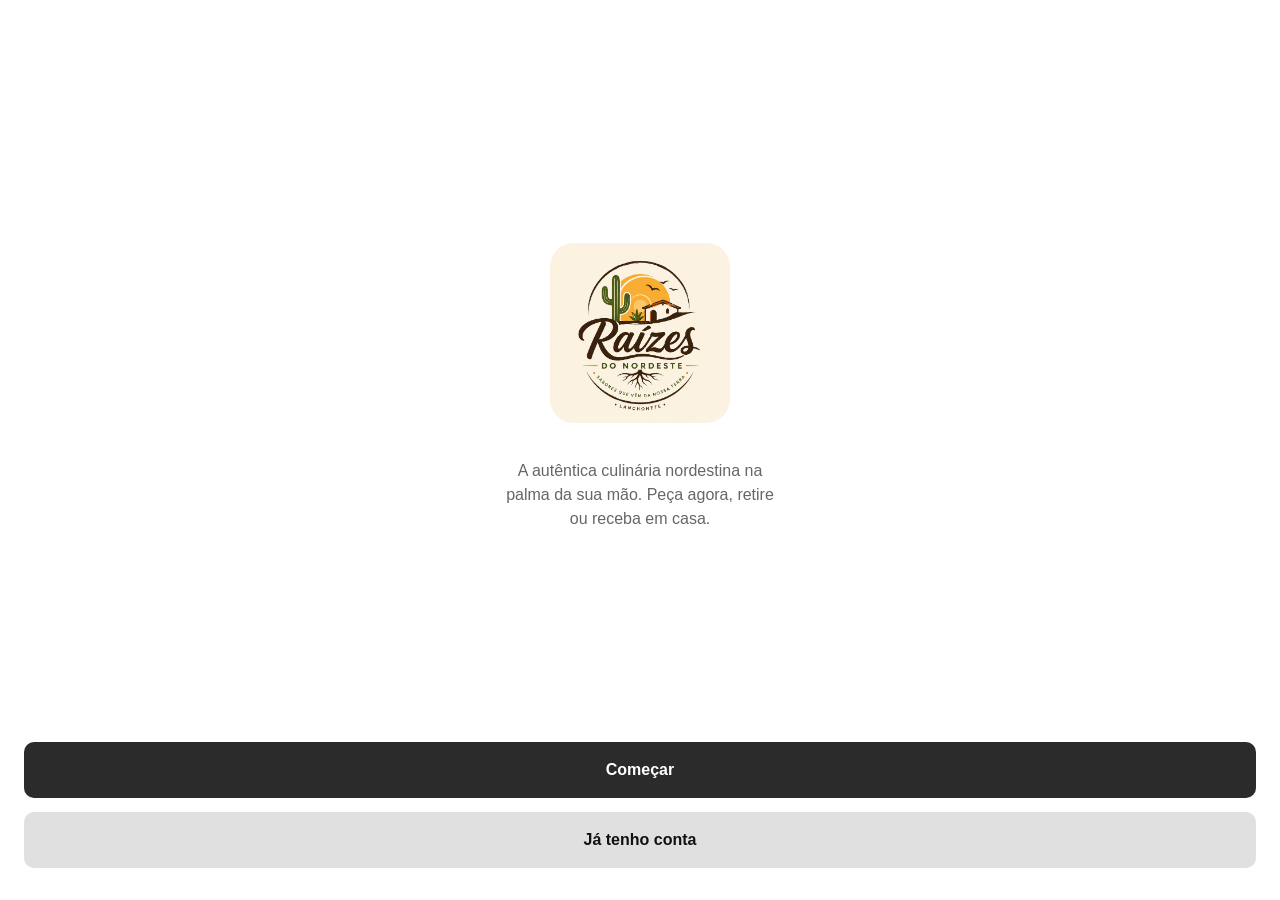
<file: index.html>
<!DOCTYPE html>
<html lang="pt-BR">
<head>
  <meta charset="UTF-8" />
  <meta name="viewport" content="width=device-width, initial-scale=1.0" />
  <title>Raízes do Nordeste</title>
  <link rel="stylesheet" href="css/style.css" />
</head>

<body>
  <main class="welcome-screen">
    <section class="welcome-content">
      <img src="img/logo.png" alt="Logo Raízes do Nordeste" class="logo" />

      <p class="welcome-text">
        A autêntica culinária nordestina na palma da sua mão.
        Peça agora, retire ou receba em casa.
      </p>
    </section>

    <section class="welcome-actions">
      <a href="login.html" class="btn btn-primary">Começar</a>
      <a href="login.html" class="btn btn-secondary">Já tenho conta</a>
    </section>
  </main>

  <script src="js/script.js"></script>
  
</body>
</html>
</file>
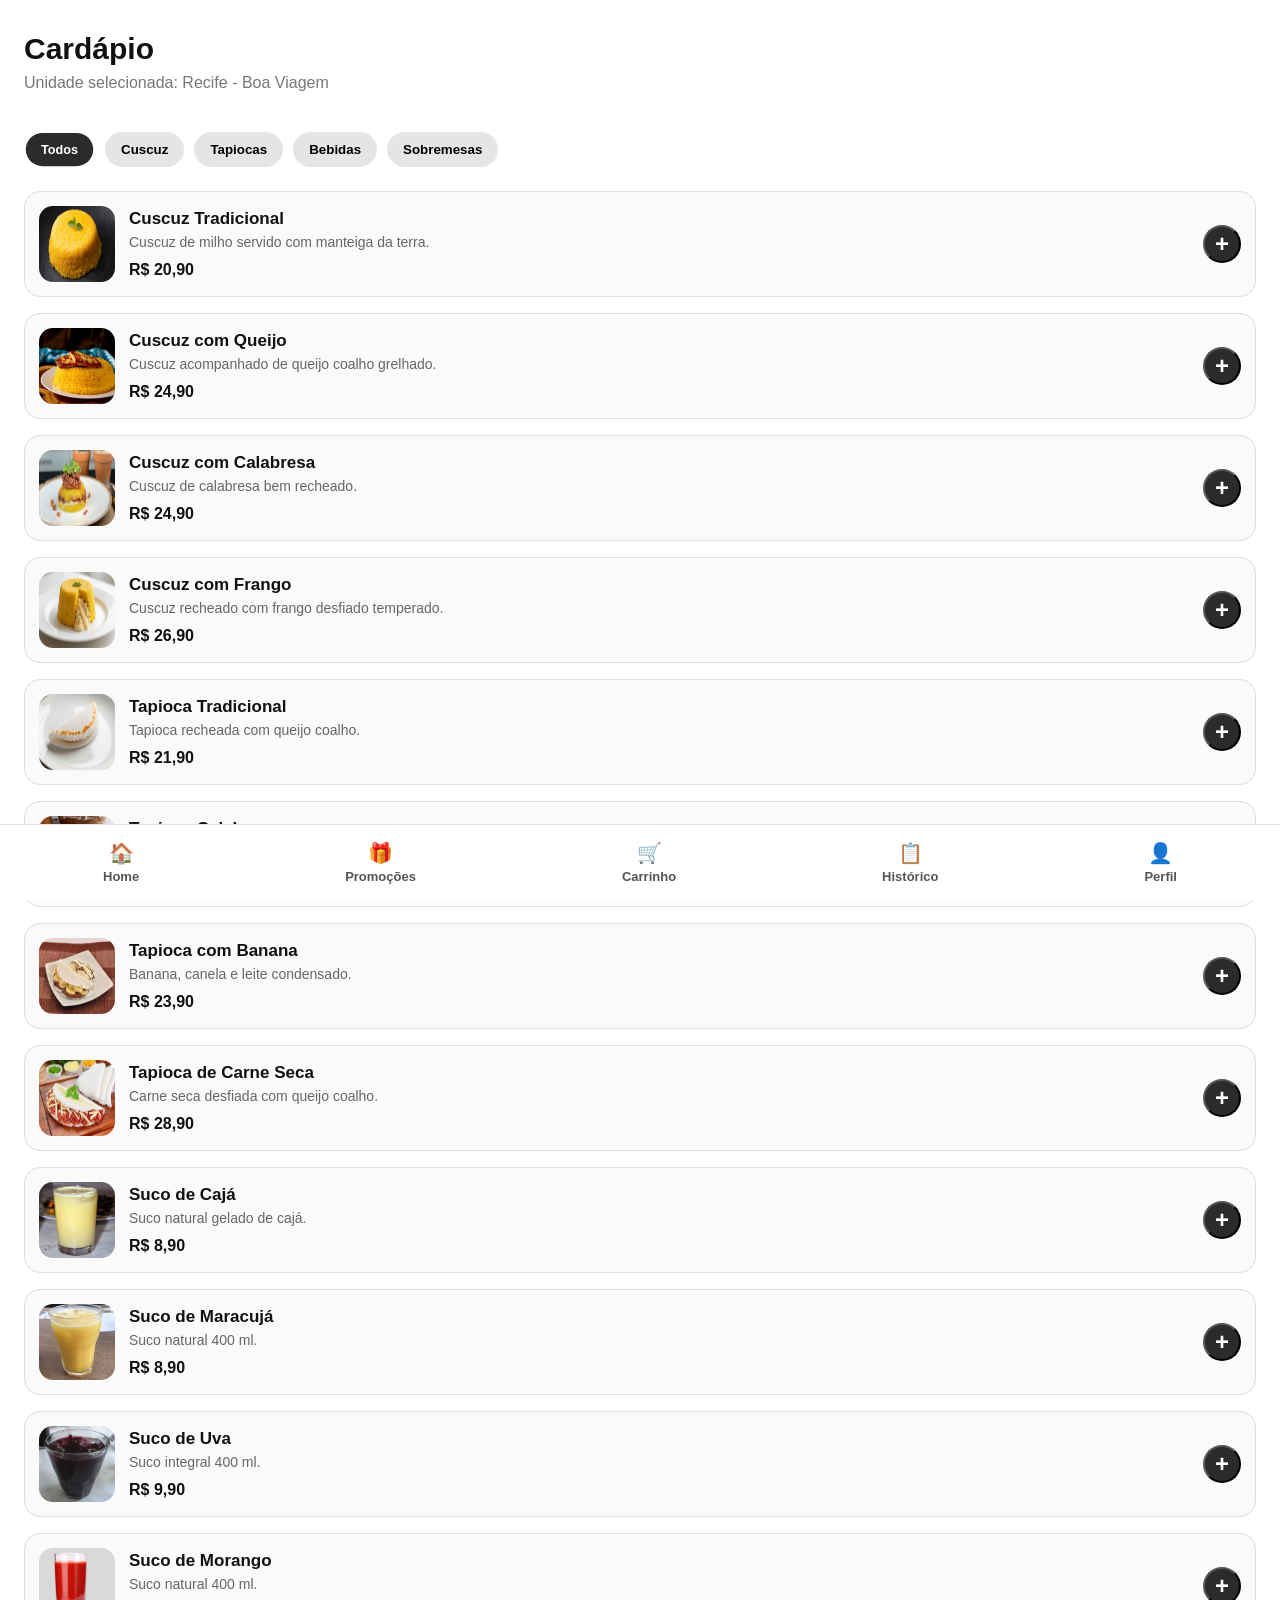
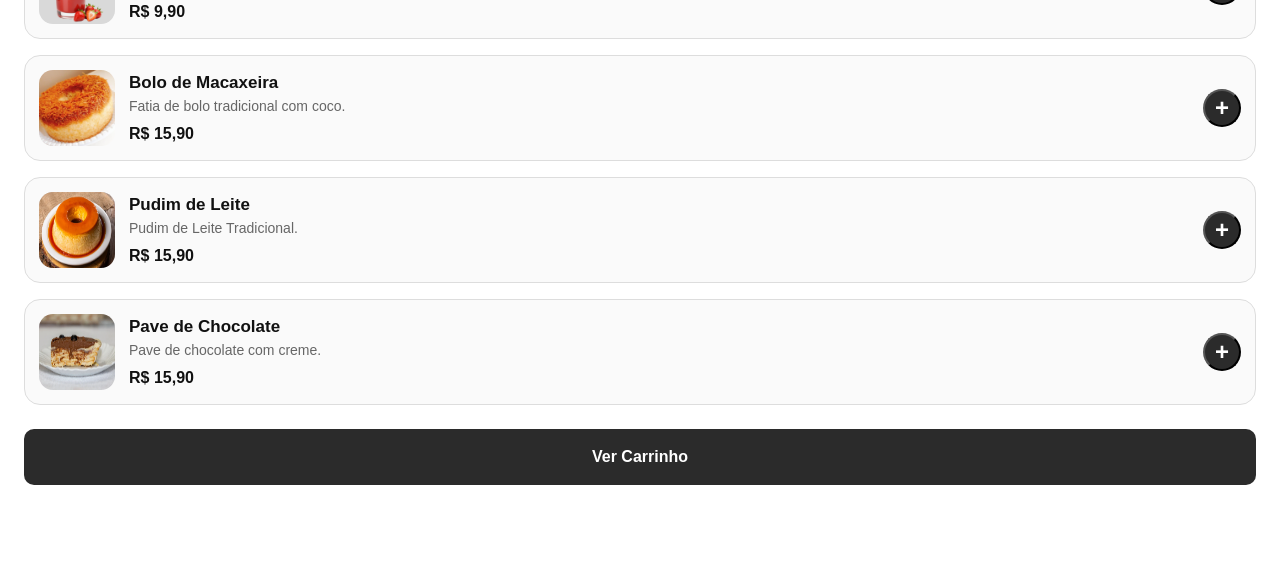
<file: cardapio.html>
<!DOCTYPE html>
<html lang="pt-BR">

<head>
  <meta charset="UTF-8">
  <meta name="viewport" content="width=device-width, initial-scale=1.0">
  <title>Cardápio | Raízes do Nordeste</title>
  <link rel="stylesheet" href="css/style.css">
</head>

<body>
  <main class="container page-with-nav">
    <section class="page-header">
      <h1>Cardápio</h1>
      <p class="subtitle">Unidade selecionada: <span id="unidade-atual">---</span></p>
    </section>

    <section class="categories">
      <button class="category active" onclick="filtrarCategoria('todos', this)">Todos</button>
      <button class="category" onclick="filtrarCategoria('cuscuz', this)">Cuscuz</button>
      <button class="category" onclick="filtrarCategoria('tapioca', this)">Tapiocas</button>
      <button class="category" onclick="filtrarCategoria('bebida', this)">Bebidas</button>
      <button class="category" onclick="filtrarCategoria('bolo', this)">Sobremesas</button>
    </section>

    <section class="product-list">

      <article class="product-card" data-categoria="cuscuz">
        <img src="img/cuscuz.webp" alt="Cuscuz Tradicional" class="product-img">
        <div class="product-info">
          <h3>Cuscuz Tradicional</h3>
          <p>Cuscuz de milho servido com manteiga da terra.</p>
          <strong>R$ 20,90</strong>
        </div>
        <button class="add-btn" onclick="adicionarAoCarrinho('Cuscuz Tradicional', 20.90, 'img/cuscuz.jpg')">+</button>
      </article>

      <article class="product-card" data-categoria="cuscuz">
        <img src="img/cuscuz-queijo.jfif" alt="Cuscuz com Queijo" class="product-img">
        <div class="product-info">
          <h3>Cuscuz com Queijo</h3>
          <p>Cuscuz acompanhado de queijo coalho grelhado.</p>
          <strong>R$ 24,90</strong>
        </div>
        <button class="add-btn"
          onclick="adicionarAoCarrinho('Cuscuz com Queijo', 24.90, 'img/cuscuz-queijo.jpg')">+</button>
      </article>

      <article class="product-card" data-categoria="cuscuz">
        <img src="img/cuscuz-calbresa.jpg" alt="Cuscuz com Calebresa" class="product-img">
        <div class="product-info">
          <h3>Cuscuz com Calabresa</h3>
          <p>Cuscuz de calabresa bem recheado.</p>
          <strong>R$ 24,90</strong>
        </div>
        <button class="add-btn"
          onclick="adicionarAoCarrinho('Cuscuz com Queijo', 24.90, 'img/cuscuz-queijo.jpg')">+</button>
      </article>

      <article class="product-card" data-categoria="cuscuz">
        <img src="img/cuscuz-frango.png" alt="Cuscuz com Frango" class="product-img">
        <div class="product-info">
          <h3>Cuscuz com Frango</h3>
          <p>Cuscuz recheado com frango desfiado temperado.</p>
          <strong>R$ 26,90</strong>
        </div>
        <button class="add-btn"
          onclick="adicionarAoCarrinho('Cuscuz com Frango', 26.90, 'img/cuscuz-frango.jpg')">+</button>
      </article>

      <article class="product-card" data-categoria="tapioca">
        <img src="img/tapioca.jpg" alt="Tapioca Tradicional" class="product-img">
        <div class="product-info">
          <h3>Tapioca Tradicional</h3>
          <p>Tapioca recheada com queijo coalho.</p>
          <strong>R$ 21,90</strong>
        </div>
        <button class="add-btn"
          onclick="adicionarAoCarrinho('Tapioca Tradicional', 21.90, 'img/tapioca.jpg')">+</button>
      </article>

      <article class="product-card" data-categoria="tapioca">
        <img src="img/tapioca-calabresa.jfif" alt="Tapioca Calabresa" class="product-img">
        <div class="product-info">
          <h3>Tapioca Calabresa</h3>
          <p>Calabresa acebolada com queijo coalho.</p>
          <strong>R$ 26,90</strong>
        </div>
        <button class="add-btn"
          onclick="adicionarAoCarrinho('Tapioca Calabresa', 26.90, 'img/tapioca-calabresa.jpg')">+</button>
      </article>

      <article class="product-card" data-categoria="tapioca">
        <img src="img/tapioca-com-banana.jpg" alt="Tapioca com Banana" class="product-img">
        <div class="product-info">
          <h3>Tapioca com Banana</h3>
          <p>Banana, canela e leite condensado.</p>
          <strong>R$ 23,90</strong>
        </div>
        <button class="add-btn"
          onclick="adicionarAoCarrinho('Tapioca com Banana', 23.90, 'img/tapioca-com-banana.jpg')">+</button>
      </article>

      <article class="product-card" data-categoria="tapioca">
        <img src="img/tapioca-de-carne-seca.webp" alt="Tapioca de Carne Seca" class="product-img">
        <div class="product-info">
          <h3>Tapioca de Carne Seca</h3>
          <p>Carne seca desfiada com queijo coalho.</p>
          <strong>R$ 28,90</strong>
        </div>
        <button class="add-btn"
          onclick="adicionarAoCarrinho('Tapioca de Carne Seca', 28.90, 'img/tapioca-de-carne-seca.jpg')">+</button>
      </article>

      <article class="product-card" data-categoria="bebida">
        <img src="img/suco-caja.jpg" alt="Suco de Cajá" class="product-img">
        <div class="product-info">
          <h3>Suco de Cajá</h3>
          <p>Suco natural gelado de cajá.</p>
          <strong>R$ 8,90</strong>
        </div>
        <button class="add-btn" onclick="adicionarAoCarrinho('Suco de Cajá', 8.90, 'img/suco-caja.jpg')">+</button>
      </article>

      <article class="product-card" data-categoria="bebida">
        <img src="img/suco-maracuja.jpg" alt="Suco de Maracujá" class="product-img">
        <div class="product-info">
          <h3>Suco de Maracujá</h3>
          <p>Suco natural 400 ml.</p>
          <strong>R$ 8,90</strong>
        </div>
        <button class="add-btn"
          onclick="adicionarAoCarrinho('Suco de Maracujá', 8.90, 'img/suco-maracuja.jpg')">+</button>
      </article>

      <article class="product-card" data-categoria="bebida">
        <img src="img/Suco-de-Uva.jpg" alt="Suco de Uva" class="product-img">
        <div class="product-info">
          <h3>Suco de Uva</h3>
          <p>Suco integral 400 ml.</p>
          <strong>R$ 9,90</strong>
        </div>
        <button class="add-btn" onclick="adicionarAoCarrinho('Suco de Uva', 9.90, 'img/Suco-de-Uva.jpg')">+</button>
      </article>

      <article class="product-card" data-categoria="bebida">
        <img src="img/suco-morango.png" alt="Suco de Morango" class="product-img">
        <div class="product-info">
          <h3>Suco de Morango</h3>
          <p>Suco natural 400 ml.</p>
          <strong>R$ 9,90</strong>
        </div>
        <button class="add-btn"
          onclick="adicionarAoCarrinho('Suco de Morango', 9.90, 'img/suco-morango.jpg')">+</button>
      </article>

      <article class="product-card" data-categoria="bolo">
        <img src="img/bolo-macaxeira.jpg" alt="Bolo de Macaxeira" class="product-img">
        <div class="product-info">
          <h3>Bolo de Macaxeira</h3>
          <p>Fatia de bolo tradicional com coco.</p>
          <strong>R$ 15,90</strong>
        </div>
        <button class="add-btn"
          onclick="adicionarAoCarrinho('Bolo de Macaxeira', 15.90, 'img/bolo-macaxeira.jpg')">+</button>
      </article>

      <article class="product-card" data-categoria="bolo">
        <img src="img/pudim.webp" alt="Pudim" class="product-img">
        <div class="product-info">
          <h3>Pudim de Leite</h3>
          <p>Pudim de Leite Tradicional.</p>
          <strong>R$ 15,90</strong>
        </div>
        <button class="add-btn"
          onclick="adicionarAoCarrinho('Bolo de Macaxeira', 15.90, 'img/bolo-macaxeira.jpg')">+</button>
      </article>

      <article class="product-card" data-categoria="bolo">
        <img src="img/pave.jpg" alt="pave" class="product-img">
        <div class="product-info">
          <h3>Pave de Chocolate</h3>
          <p>Pave de chocolate com creme.</p>
          <strong>R$ 15,90</strong>
        </div>
        <button class="add-btn"
          onclick="adicionarAoCarrinho('Bolo de Macaxeira', 15.90, 'img/bolo-macaxeira.jpg')">+</button>
      </article>

    </section>

    <a href="carrinho.html" class="btn btn-primary" style="margin-top: 24px;">Ver Carrinho</a>
  </main>

  <nav class="bottom-nav">
    <a href="index.html" class="nav-link">
      <span>🏠</span>
      Home
    </a>
    <a href="promocoes.html" class="nav-link">
      <span>🎁</span>
      Promoções
    </a>
    <a href="carrinho.html" class="nav-link">
      <span>🛒</span>
      Carrinho
    </a>
    <a href="historico.html" class="nav-link">
      <span>📋</span>
      Histórico
    </a>
    <a href="perfil.html" class="nav-link">
      <span>👤</span>
      Perfil
    </a>
  </nav>

  <script src="js/script.js"></script>
</body>

</html>
</file>
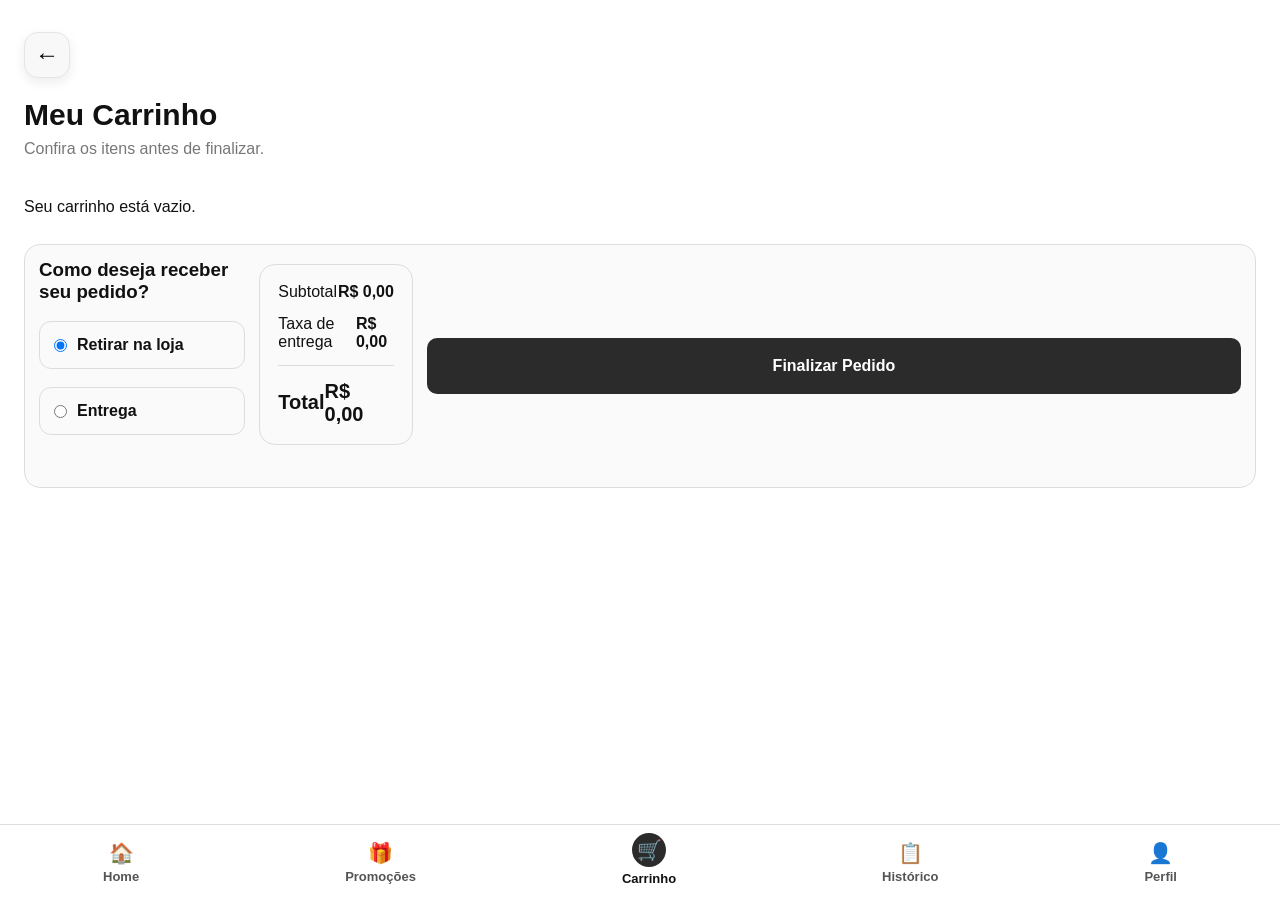
<file: carrinho.html>
<!DOCTYPE html>
<html lang="pt-BR">

<head>
    <meta charset="UTF-8">
    <meta name="viewport" content="width=device-width, initial-scale=1.0">
    <title>Carrinho | Raízes do Nordeste</title>
    <link rel="stylesheet" href="css/style.css">
</head>

<body>

    <main class="container page-with-nav">
        <div class="top-bar">
            <button class="back-button" onclick="history.back()">
                ←
            </button>
        </div>

        <section class="page-header">
            <h1>Meu Carrinho</h1>
            <p class="subtitle">Confira os itens antes de finalizar.</p>
        </section>

        <section class="cart-list" id="cart-list"></section>

        <article class="cart-item">

            <section class="order-type">
                <h3>Como deseja receber seu pedido?</h3>

                <label>
                    <input type="radio" name="tipo" value="retirada" checked onchange="carregarCarrinho()">
                    Retirar na loja
                </label>

                <label>
                    <input type="radio" name="tipo" value="entrega" onchange="carregarCarrinho()">
                    Entrega
                </label>
            </section>

            <section class="cart-summary">
                <div>
                    <span>Subtotal</span>
                    <strong id="subtotal">R$ 0,00</strong>
                </div>

                <div>
                    <span>Taxa de entrega</span>
                    <strong id="frete">R$ 0,00</strong>
                </div>

                <div class="total">
                    <span>Total</span>
                    <strong id="total">R$ 0,00</strong>
                </div>
            </section>

            <a href="dados-pedido.html" class="btn btn-primary">Finalizar Pedido</a>
    </main>

    <nav class="bottom-nav">
        <a href="index.html" class="nav-link">
            <span>🏠</span>
            Home
        </a>

        <a href="promocoes.html" class="nav-link">
            <span>🎁</span>
            Promoções
        </a>

        <a href="carrinho.html" class="nav-link">
            <span>🛒</span>
            Carrinho
        </a>

        <a href="historico.html" class="nav-link">
            <span>📋</span>
            Histórico
        </a>

        <a href="perfil.html" class="nav-link">
            <span>👤</span>
            Perfil
        </a>
    </nav>

    <script src="js/script.js"></script>

</body>

</html>
</file>
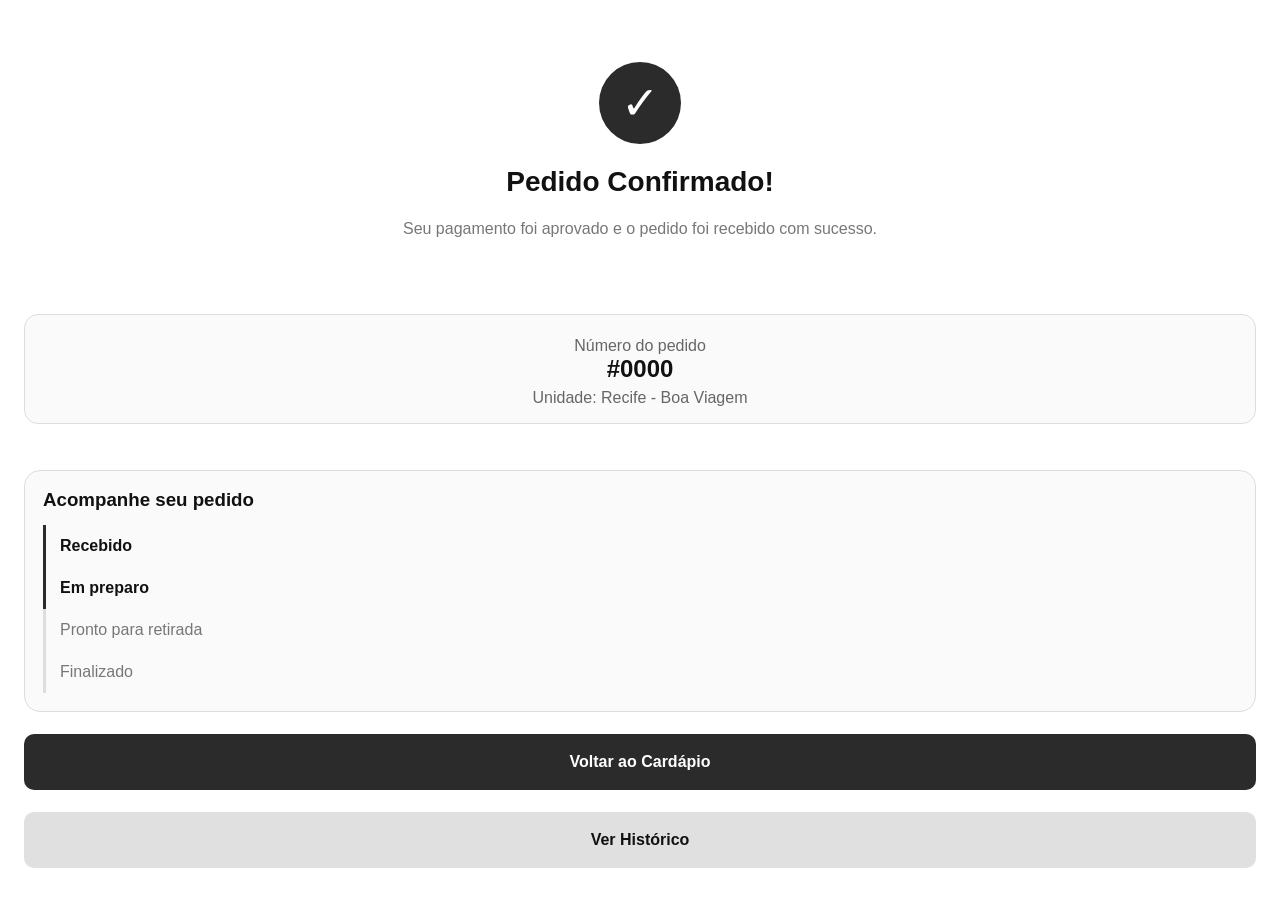
<file: confirmado.html>
<!DOCTYPE html>
<html lang="pt-BR">
<head>
  <meta charset="UTF-8">
  <meta name="viewport" content="width=device-width, initial-scale=1.0">
  <title>Pedido Confirmado | Raízes do Nordeste</title>
  <link rel="stylesheet" href="css/style.css">
</head>
<body>

<main class="container">
  <section class="success-screen">
    <div class="success-icon">✓</div>

    <h1>Pedido Confirmado!</h1>
    <p class="subtitle">Seu pagamento foi aprovado e o pedido foi recebido com sucesso.</p>

    <div class="info-box">
      <p>Número do pedido</p>
      <h2 id="numero-pedido">#0000</h2>
      <p>Unidade: Recife - Boa Viagem</p>
    </div>

    <section class="order-status">
      <h3>Acompanhe seu pedido</h3>

      <div class="status-item active">Recebido</div>
      <div class="status-item active">Em preparo</div>
      <div class="status-item">Pronto para retirada</div>
      <div class="status-item">Finalizado</div>
    </section>

    <a href="cardapio.html" class="btn btn-primary">Voltar ao Cardápio</a>
    <a href="historico.html" class="btn btn-secondary">Ver Histórico</a>
  </section>
</main>

<script src="js/script.js"></script>
</body>
</html>
</file>
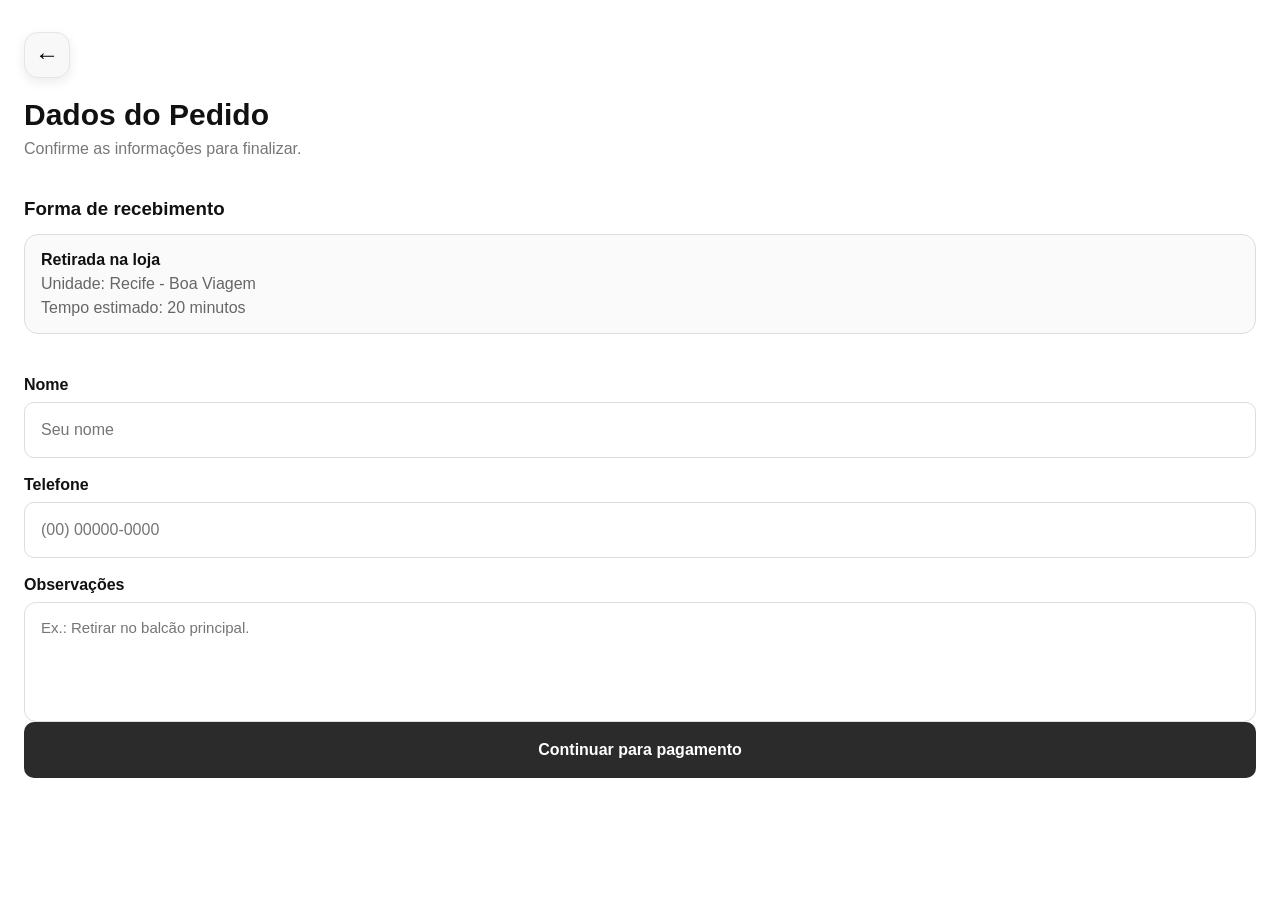
<file: dados-pedido.html>
<!DOCTYPE html>
<html lang="pt-BR">
<head>
  <meta charset="UTF-8">
  <meta name="viewport" content="width=device-width, initial-scale=1.0">
  <title>Dados do Pedido | Raízes do Nordeste</title>
  <link rel="stylesheet" href="css/style.css">
</head>

<body>

<main class="container">
  <div class="top-bar">
  <button class="back-button" onclick="history.back()">
    ←
  </button>
</div>

  <section class="page-header">
    <h1>Dados do Pedido</h1>
    <p class="subtitle">Confirme as informações para finalizar.</p>
  </section>

  <section class="order-data">
    <h3>Forma de recebimento</h3>

    <div class="info-box">
      <strong>Retirada na loja</strong>
      <p>Unidade: Recife - Boa Viagem</p>
      <p>Tempo estimado: 20 minutos</p>
    </div>

    <label>Nome</label>
    <input type="text" placeholder="Seu nome">

    <label>Telefone</label>
    <input type="tel" placeholder="(00) 00000-0000">

    <label>Observações</label>
    <textarea placeholder="Ex.: Retirar no balcão principal."></textarea>

    <a href="pagamento.html" class="btn btn-primary">Continuar para pagamento</a>
  </section>
</main>

<script src="js/script.js"></script>

</body>
</html>
</file>
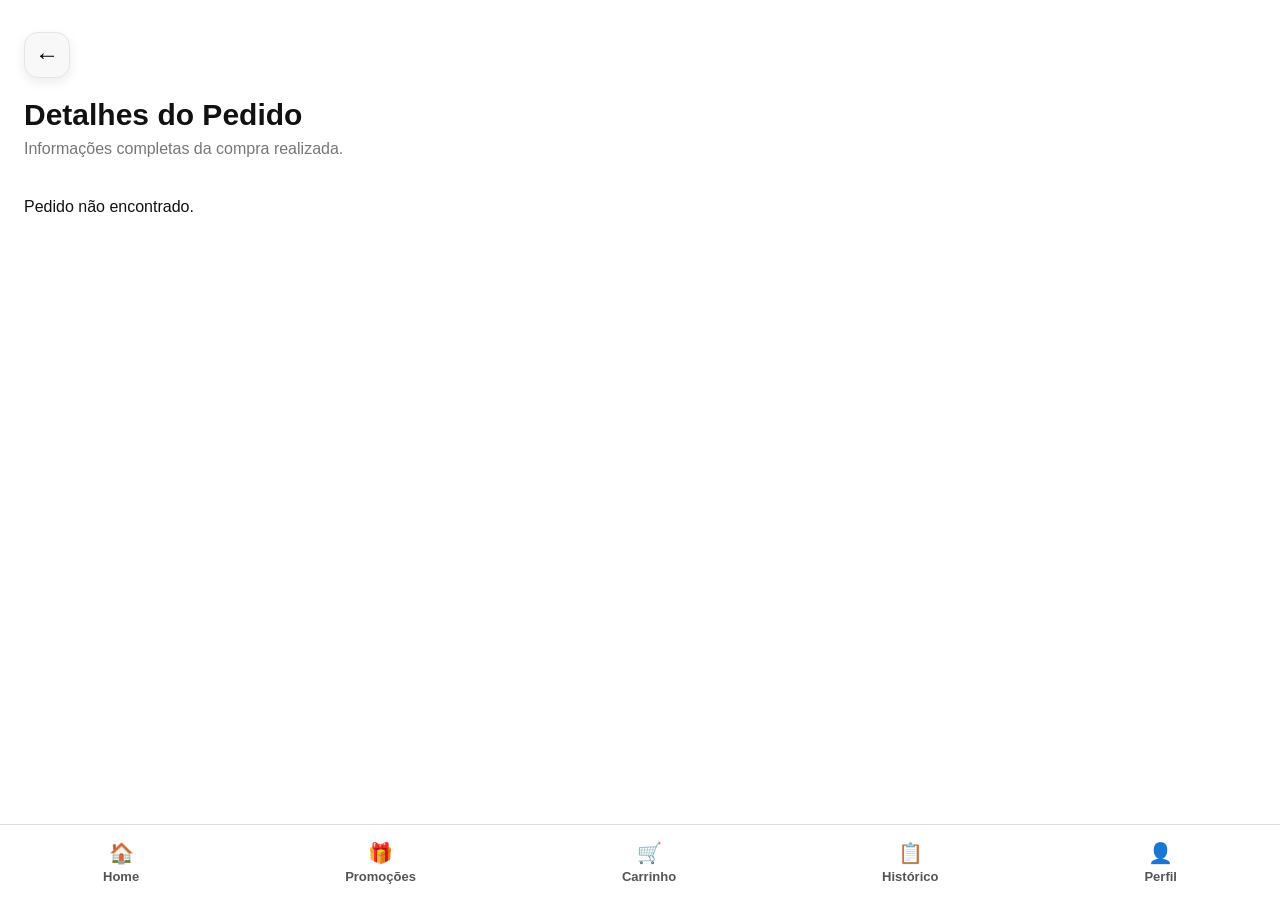
<file: detalhes-pedido.html>
<!DOCTYPE html>
<html lang="pt-BR">
<head>
  <meta charset="UTF-8">
  <meta name="viewport" content="width=device-width, initial-scale=1.0">
  <title>Detalhes do Pedido | Raízes do Nordeste</title>
  <link rel="stylesheet" href="css/style.css">
</head>
<body>

<main class="container page-with-nav">
  <div class="top-bar">
    <button class="back-button" onclick="history.back()">
        ←
    </button>
</div>

  <section class="page-header">
    <h1>Detalhes do Pedido</h1>
    <p class="subtitle">Informações completas da compra realizada.</p>
  </section>

  <section id="order-detail"></section>
</main>

<nav class="bottom-nav">
  <a href="index.html" class="nav-link"><span>🏠</span>Home</a>
  <a href="promocoes.html" class="nav-link"><span>🎁</span>Promoções</a>
  <a href="carrinho.html" class="nav-link"><span>🛒</span>Carrinho</a>
  <a href="historico.html" class="nav-link"><span>📋</span>Histórico</a>
  <a href="perfil.html" class="nav-link"><span>👤</span>Perfil</a>
</nav>

<script src="js/script.js"></script>
</body>
</html>
</file>
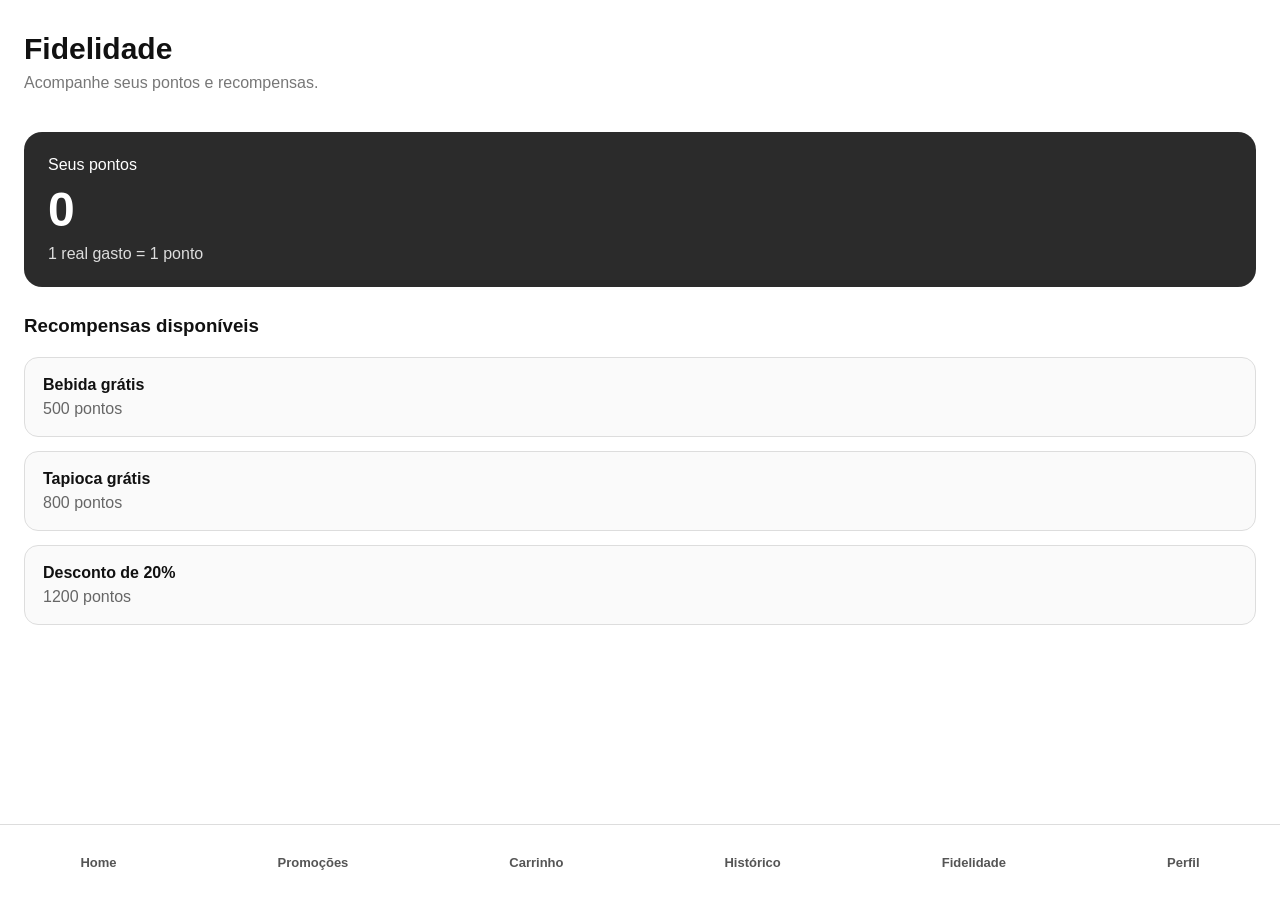
<file: fidelidade.html>
<!DOCTYPE html>
<html lang="pt-BR">
<head>
  <meta charset="UTF-8">
  <meta name="viewport" content="width=device-width, initial-scale=1.0">
  <title>Fidelidade | Raízes do Nordeste</title>
  <link rel="stylesheet" href="css/style.css">
</head>
<body>

<main class="container page-with-nav">
  <section class="page-header">
    <h1>Fidelidade</h1>
    <p class="subtitle">Acompanhe seus pontos e recompensas.</p>
  </section>

  <section class="loyalty-card">
    <p>Seus pontos</p>
    <h2 id="pontos">0</h2>
    <span>1 real gasto = 1 ponto</span>
  </section>

  <section class="rewards">
    <h3>Recompensas disponíveis</h3>

    <article class="reward-card">
      <strong>Bebida grátis</strong>
      <p>500 pontos</p>
    </article>

    <article class="reward-card">
      <strong>Tapioca grátis</strong>
      <p>800 pontos</p>
    </article>

    <article class="reward-card">
      <strong>Desconto de 20%</strong>
      <p>1200 pontos</p>
    </article>
  </section>
</main>

<nav class="bottom-nav">
  <a href="cardapio.html">Home</a>
  <a href="promocoes.html">Promoções</a>
  <a href="carrinho.html">Carrinho</a>
  <a href="historico.html">Histórico</a>
  <a href="fidelidade.html">Fidelidade</a>
  <a href="perfil.html">Perfil</a>
</nav>

<script src="js/script.js"></script>
</body>
</html>
</file>
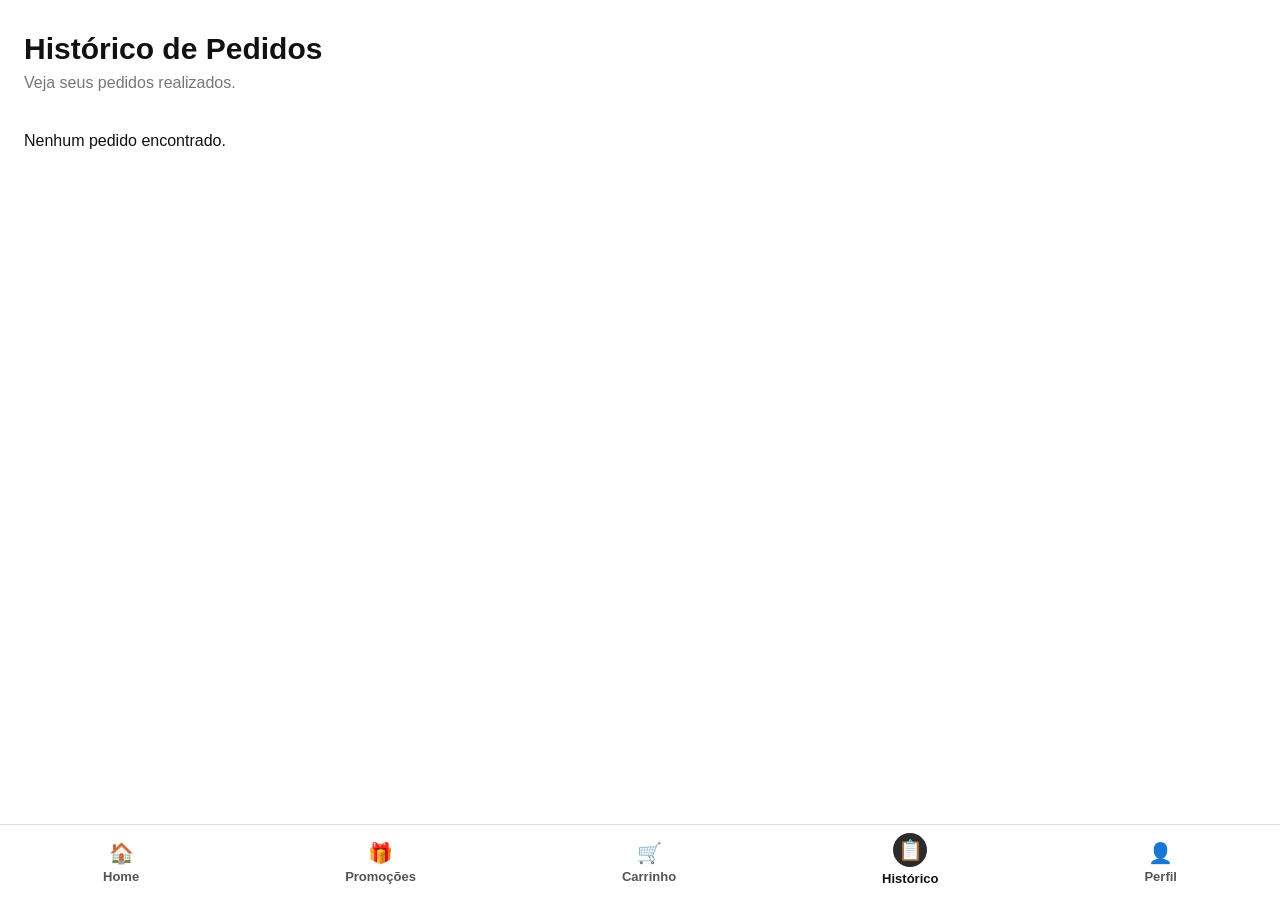
<file: historico.html>
<!DOCTYPE html>
<html lang="pt-BR">

<head>
  <meta charset="UTF-8">
  <meta name="viewport" content="width=device-width, initial-scale=1.0">
  <title>Histórico | Raízes do Nordeste</title>
  <link rel="stylesheet" href="css/style.css">
</head>

<body>

  <main class="container page-with-nav">
    <section class="page-header">
      <h1>Histórico de Pedidos</h1>
      <p class="subtitle">Veja seus pedidos realizados.</p>
    </section>

    <section class="history-list" id="history-list"></section>
  </main>

  <nav class="bottom-nav">
    <a href="index.html" class="nav-link">
      <span>🏠</span>
      Home
    </a>

    <a href="promocoes.html" class="nav-link">
      <span>🎁</span>
      Promoções
    </a>

    <a href="carrinho.html" class="nav-link">
      <span>🛒</span>
      Carrinho
    </a>

    <a href="historico.html" class="nav-link">
      <span>📋</span>
      Histórico
    </a>

    <a href="perfil.html" class="nav-link">
      <span>👤</span>
      Perfil
    </a>
  </nav>

  <script src="js/script.js"></script>
</body>

</html>
</file>
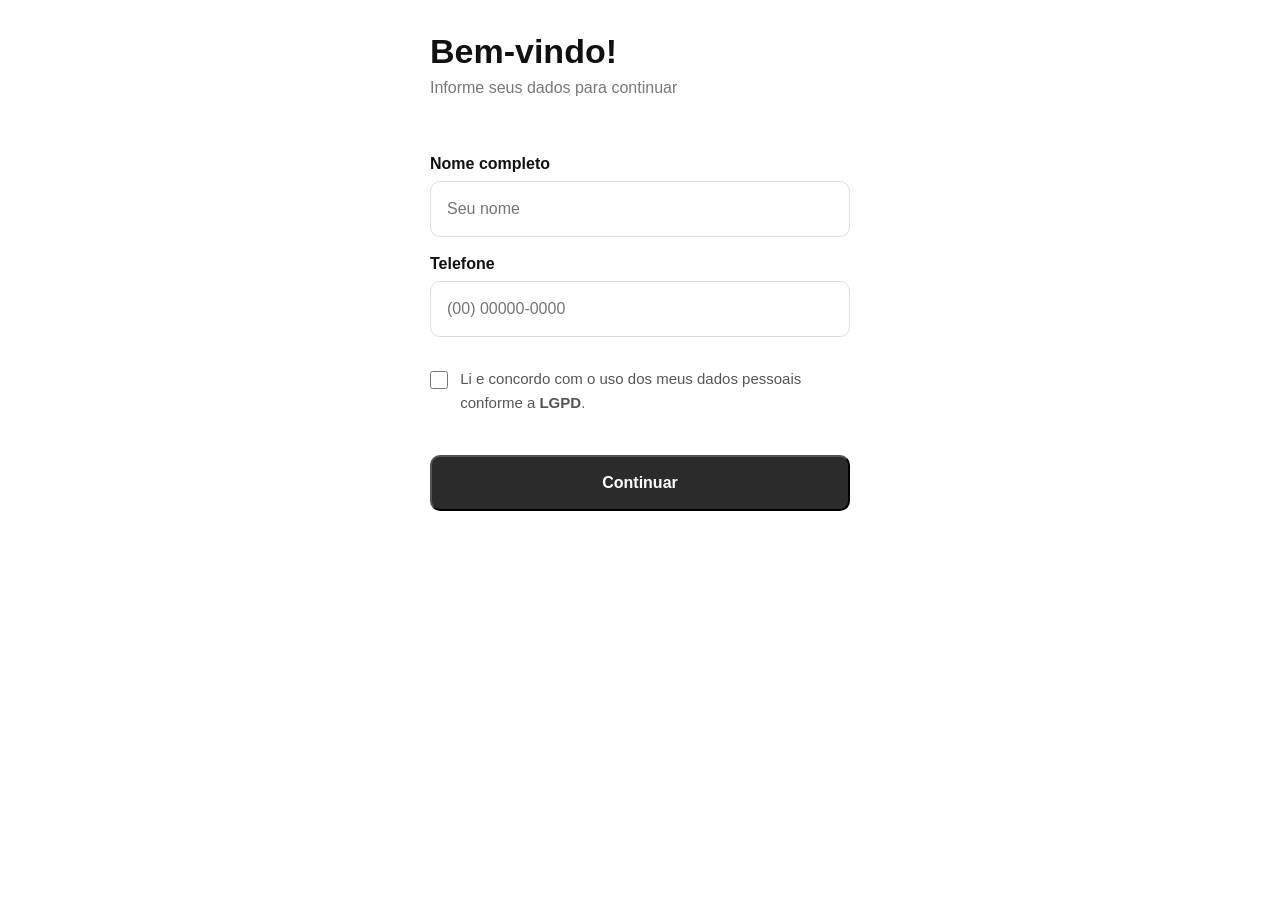
<file: login.html>
<!DOCTYPE html>
<html lang="pt-BR">

<head>
    <meta charset="UTF-8">
    <meta name="viewport" content="width=device-width, initial-scale=1.0">
    <title>Cadastro | Raízes do Nordeste</title>

    <link rel="stylesheet" href="css/style.css">
</head>

<script>
    function validarLogin() {
        const lgpd = document.getElementById('lgpd');

        if (!lgpd.checked) {
            alert('Você precisa aceitar o uso dos dados conforme a LGPD para continuar.');
            return;
        }

        window.location.href = 'unidades.html';
    }
</script>

<body>

    <main class="container">

        <section class="login">

            <h1>Bem-vindo!</h1>

            <p class="subtitle">
                Informe seus dados para continuar
            </p>

            <form>

                <label>Nome completo</label>

                <input id="nome" type="text" placeholder="Seu nome" required>

                <label>Telefone</label>

                <input id="telefone" type="tel" placeholder="(00) 00000-0000" required>

                <div class="checkbox">

                    <input type="checkbox" id="lgpd">

                    <label for="lgpd">
                        Li e concordo com o uso dos meus dados pessoais conforme a
                        <strong>LGPD</strong>.
                    </label>

                </div>

                <button type="button" class="btn btn-primary" onclick="salvarCliente()">
                    Continuar
                </button>

            </form>

        </section>

    </main>

    <script src="js/script.js"></script>

</body>

</html>
</file>
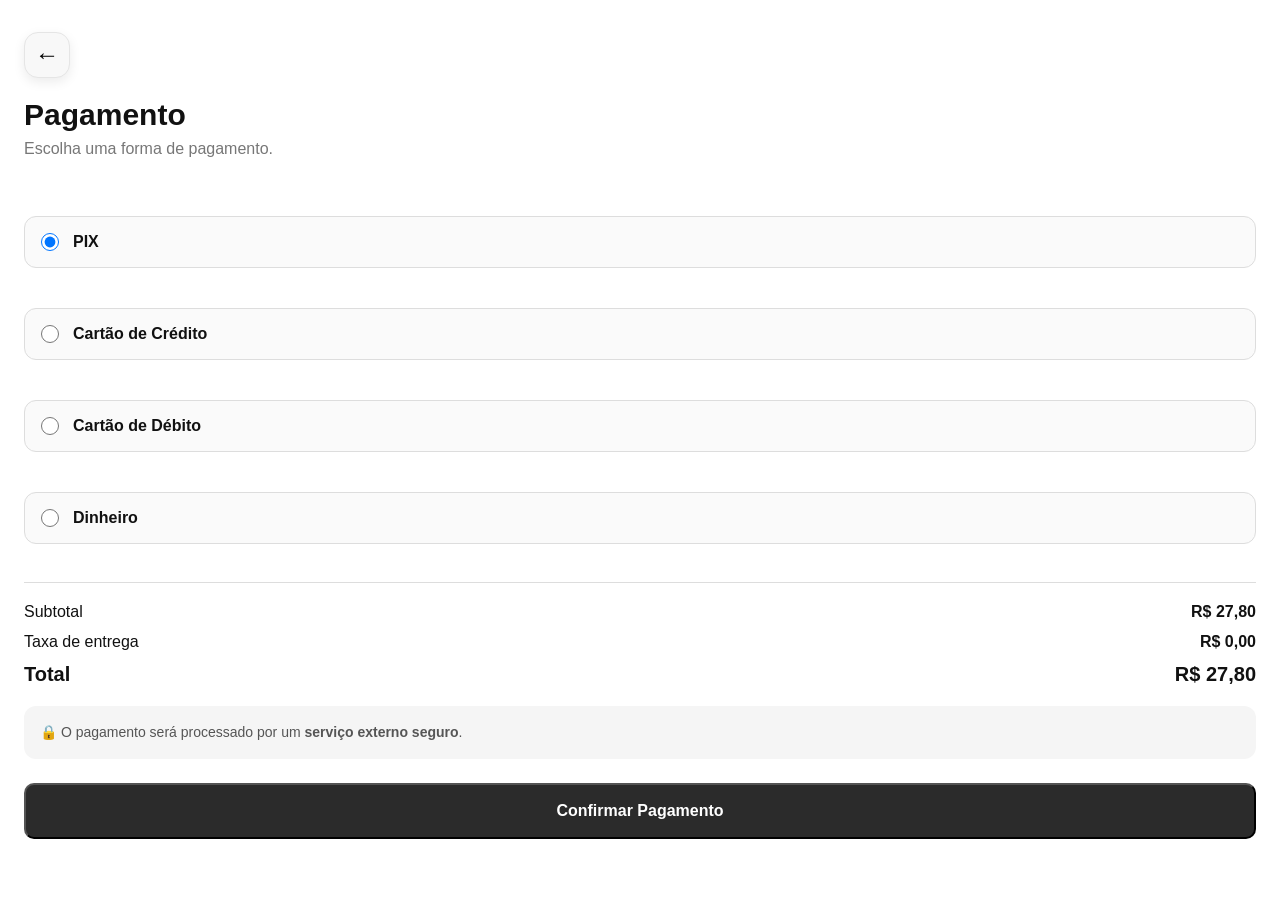
<file: pagamento.html>
<!DOCTYPE html>
<html lang="pt-BR">

<head>
    <meta charset="UTF-8">
    <meta name="viewport" content="width=device-width, initial-scale=1.0">
    <title>Pagamento | Raízes do Nordeste</title>

    <link rel="stylesheet" href="css/style.css">
</head>

<body>

    <main class="container">

        <div class="top-bar">
            <button class="back-button" onclick="history.back()">
                ←
            </button>
        </div>

        <section class="page-header">

            <h1>Pagamento</h1>

            <p class="subtitle">
                Escolha uma forma de pagamento.
            </p>

        </section>

        <section class="payment-methods">

            <label class="payment-option">
                <input type="radio" name="pagamento" checked>
                PIX
            </label>

            <label class="payment-option">
                <input type="radio" name="pagamento">
                Cartão de Crédito
            </label>

            <label class="payment-option">
                <input type="radio" name="pagamento">
                Cartão de Débito
            </label>

            <label class="payment-option">
                <input type="radio" name="pagamento">
                Dinheiro
            </label>

        </section>

        <section class="payment-summary">

            <div>
                <span>Subtotal</span>
                <strong>R$ 27,80</strong>
            </div>

            <div>
                <span>Taxa de entrega</span>
                <strong>R$ 0,00</strong>
            </div>

            <div class="total">
                <span>Total</span>
                <strong>R$ 27,80</strong>
            </div>

        </section>

        <div class="payment-warning">

            <p>
                🔒 O pagamento será processado por um
                <strong>serviço externo seguro</strong>.
            </p>

        </div>

        <button class="btn btn-primary" onclick="simularPagamento()">
            Confirmar Pagamento
        </button>

    </main>

    <script>

        function simularPagamento() {

            const aprovado = Math.random() > 0.3;

            if (aprovado) {

                window.location.href = "confirmado.html";

            } else {

                alert("Pagamento não autorizado. Tente novamente.");

            }

        }

    </script>

    <script src="js/script.js"></script>

</body>

</html>
</file>
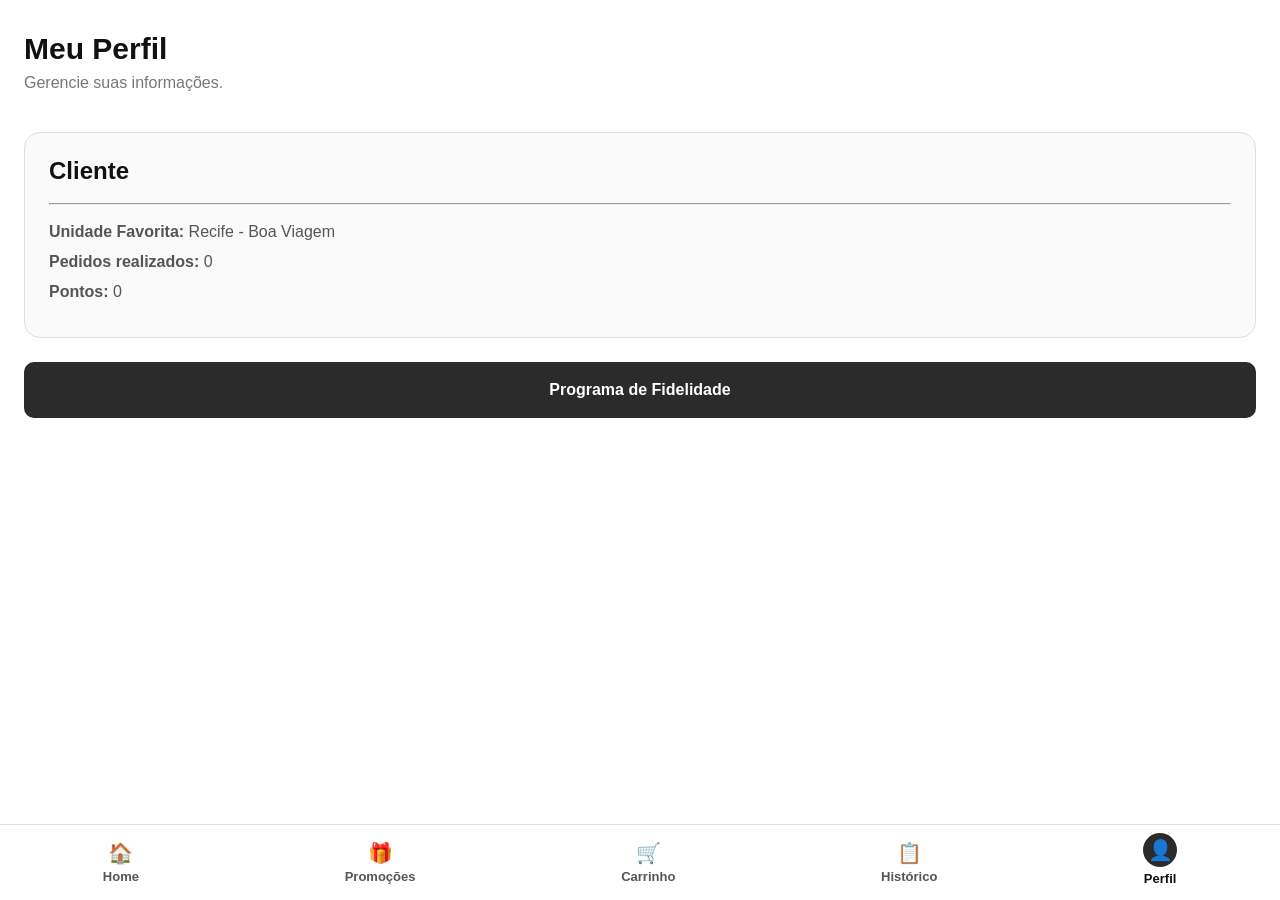
<file: perfil.html>
<!DOCTYPE html>
<html lang="pt-BR">

<head>
    <meta charset="UTF-8">
    <meta name="viewport" content="width=device-width, initial-scale=1.0">
    <title>Perfil | Raízes do Nordeste</title>

    <link rel="stylesheet" href="css/style.css">
</head>

<body>

    <main class="container page-with-nav">

        <section class="page-header">
            <h1>Meu Perfil</h1>
            <p class="subtitle">Gerencie suas informações.</p>
        </section>

        <section class="profile-card">

            <h2 id="nomePerfil">Cliente</h2>

            <p id="telefonePerfil">(00) 00000-0000</p>

            <hr>

            <p><strong>Unidade Favorita:</strong> Recife - Boa Viagem</p>

            <p><strong>Pedidos realizados:</strong> <span id="qtdPedidos">0</span></p>

            <p><strong>Pontos:</strong> <span id="perfilPontos">0</span></p>

        </section>

        <a href="fidelidade.html" class="btn btn-primary">
            Programa de Fidelidade
        </a>

    </main>

    <nav class="bottom-nav">
        <a href="index.html" class="nav-link">
            <span>🏠</span>
            Home
        </a>

        <a href="promocoes.html" class="nav-link">
            <span>🎁</span>
            Promoções
        </a>

        <a href="carrinho.html" class="nav-link">
            <span>🛒</span>
            Carrinho
        </a>

        <a href="historico.html" class="nav-link">
            <span>📋</span>
            Histórico
        </a>

        <a href="perfil.html" class="nav-link">
            <span>👤</span>
            Perfil
        </a>
    </nav>

    <script src="js/script.js"></script>

</body>

</html>
</file>
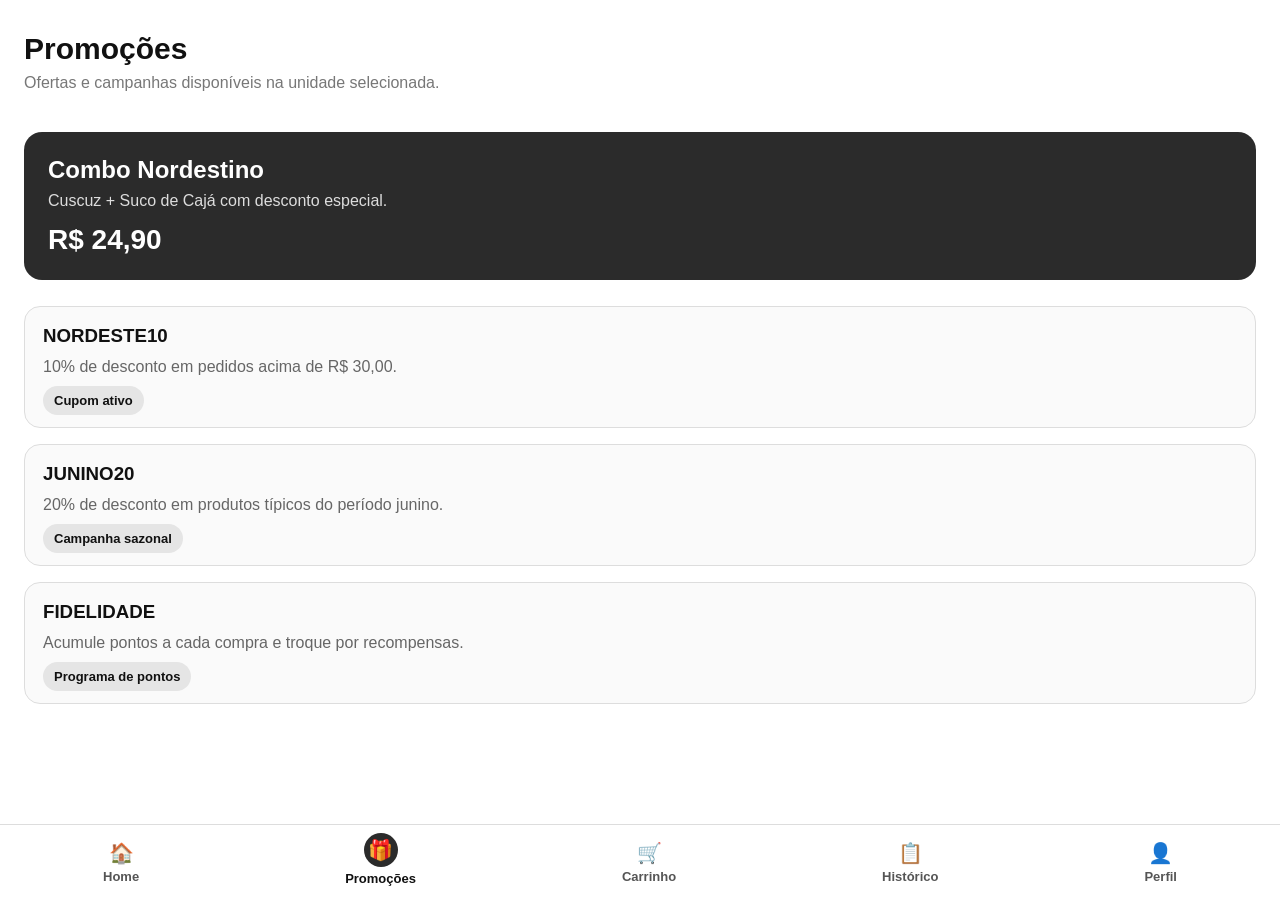
<file: promocoes.html>
<!DOCTYPE html>
<html lang="pt-BR">

<head>
  <meta charset="UTF-8">
  <meta name="viewport" content="width=device-width, initial-scale=1.0">
  <title>Promoções | Raízes do Nordeste</title>
  <link rel="stylesheet" href="css/style.css">
</head>

<body>

  <main class="container page-with-nav">
    <section class="page-header">
      <h1>Promoções</h1>
      <p class="subtitle">Ofertas e campanhas disponíveis na unidade selecionada.</p>
    </section>

    <section class="promo-banner">
      <h2>Combo Nordestino</h2>
      <p>Cuscuz + Suco de Cajá com desconto especial.</p>
      <strong>R$ 24,90</strong>
    </section>

    <section class="promo-list">
      <article class="promo-card">
        <h3>NORDESTE10</h3>
        <p>10% de desconto em pedidos acima de R$ 30,00.</p>
        <span>Cupom ativo</span>
      </article>

      <article class="promo-card">
        <h3>JUNINO20</h3>
        <p>20% de desconto em produtos típicos do período junino.</p>
        <span>Campanha sazonal</span>
      </article>

      <article class="promo-card">
        <h3>FIDELIDADE</h3>
        <p>Acumule pontos a cada compra e troque por recompensas.</p>
        <span>Programa de pontos</span>
      </article>
    </section>
  </main>

  <nav class="bottom-nav">
    <a href="index.html" class="nav-link">
      <span>🏠</span>
      Home
    </a>

    <a href="promocoes.html" class="nav-link">
      <span>🎁</span>
      Promoções
    </a>

    <a href="carrinho.html" class="nav-link">
      <span>🛒</span>
      Carrinho
    </a>

    <a href="historico.html" class="nav-link">
      <span>📋</span>
      Histórico
    </a>

    <a href="perfil.html" class="nav-link">
      <span>👤</span>
      Perfil
    </a>
  </nav>

  <script src="js/script.js"></script>
</body>

</html>
</file>
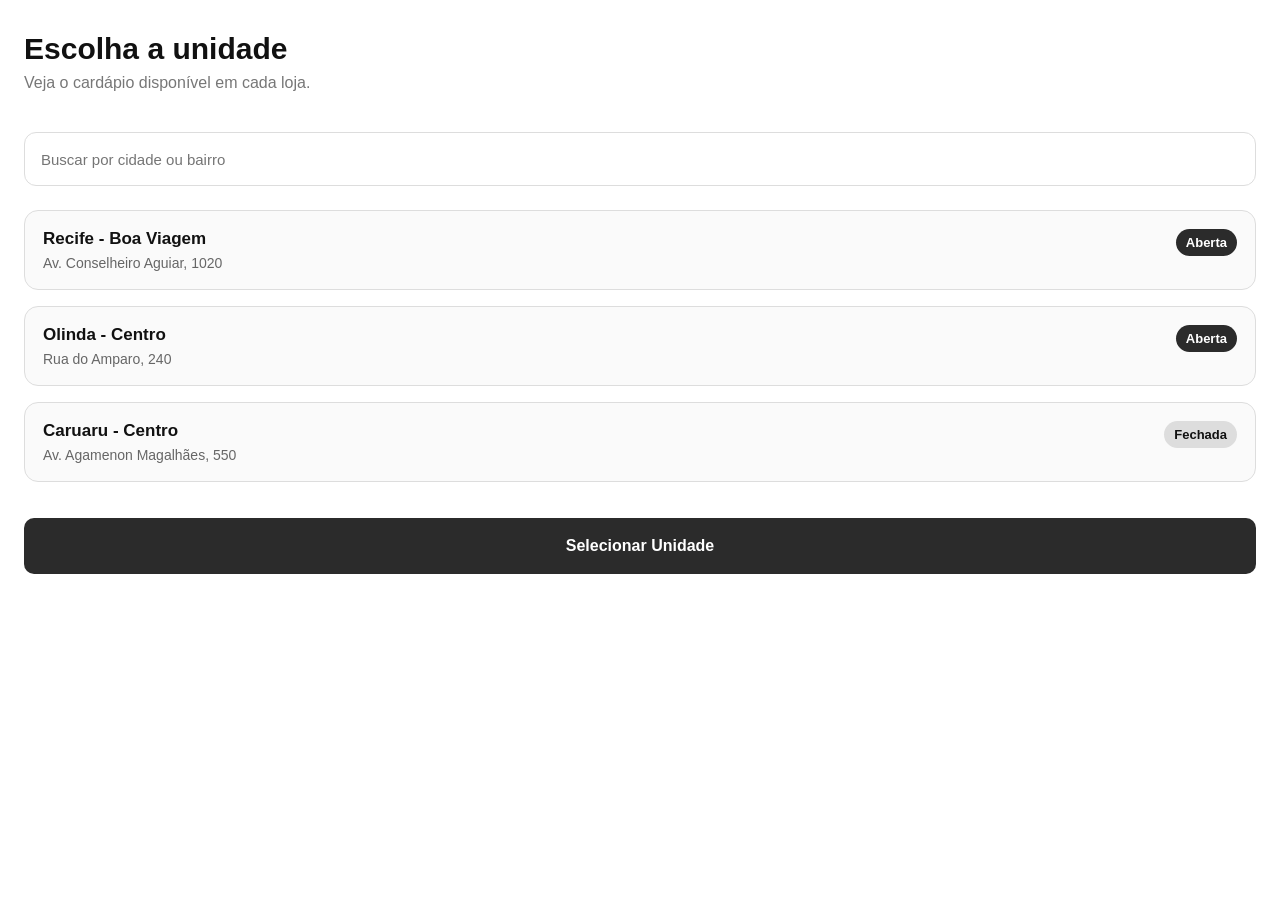
<file: unidades.html>
<!DOCTYPE html>
<html lang="pt-BR">

<head>
  <meta charset="UTF-8">
  <meta name="viewport" content="width=device-width, initial-scale=1.0">
  <title>Escolha a Unidade | Raízes do Nordeste</title>
  <link rel="stylesheet" href="css/style.css">
</head>

<body>

  <main class="container">
    <section class="page-header">
      <h1>Escolha a unidade</h1>
      <p class="subtitle">Veja o cardápio disponível em cada loja.</p>
    </section>

    <section class="search-box">
      <input type="text" placeholder="Buscar por cidade ou bairro">
    </section>

    <section class="unit-list">
      <article class="unit-card active" onclick="selecionarUnidade('Recife - Boa Viagem', this)">
        <div>
          <h3>Recife - Boa Viagem</h3>
          <p>Av. Conselheiro Aguiar, 1020</p>
        </div>
        <span>Aberta</span>
      </article>

      <article class="unit-card active" onclick="selecionarUnidade('Olinda - Centro', this)">
        <div>
          <h3>Olinda - Centro</h3>
          <p>Rua do Amparo, 240</p>
        </div>
        <span>Aberta</span>
      </article>

      <article class="unit-card" onclick="alert('Esta unidade está fechada no momento.')">
        <div>
          <h3>Caruaru - Centro</h3>
          <p>Av. Agamenon Magalhães, 550</p>
        </div>
        <span>Fechada</span>
      </article>
    </section>

    <a href="cardapio.html" class="btn btn-primary">Selecionar Unidade</a>
  </main>

  <script src="js/script.js"></script>

</body>

</html>
</file>
<file: css/style.css>
* {
  margin: 0;
  padding: 0;
  box-sizing: border-box;
  font-family: Arial, Helvetica, sans-serif;
}

body {
  min-height: 100vh;
  background: #f2f2f2;
  color: #111;
}

a {
  text-decoration: none;
}

.welcome-screen {
  min-height: 100vh;
  background: #fff;
  padding: 32px 24px;
  display: flex;
  flex-direction: column;
  justify-content: space-between;
}

.welcome-content {
  flex: 1;
  display: flex;
  flex-direction: column;
  align-items: center;
  justify-content: center;
}

.logo {
  width: 180px;
  height: 180px;
  object-fit: contain;
  border-radius: 24px;
  margin-bottom: 36px;
}

.welcome-text {
  max-width: 280px;
  text-align: center;
  font-size: 16px;
  line-height: 1.5;
  color: #666;
}

.welcome-actions {
  display: flex;
  flex-direction: column;
  gap: 14px;
}

.btn {
  width: 100%;
  height: 56px;
  border-radius: 10px;
  display: flex;
  align-items: center;
  justify-content: center;
  font-weight: 700;
  font-size: 16px;
  cursor: pointer;
}

.btn-primary {
  background: #2b2b2b;
  color: #fff;
}

.btn-secondary {
  background: #e0e0e0;
  color: #111;
}

.container{
    min-height:100vh;
    background:#fff;
    padding:32px 24px;
}

.login{
    max-width:420px;
    margin:0 auto;
}

.login h1{
    font-size:34px;
    margin-bottom:8px;
}

.subtitle{
    color:#777;
    margin-bottom:40px;
}

form{
    display:flex;
    flex-direction:column;
}

label{
    font-weight:600;
    margin-bottom:8px;
    margin-top:18px;
}

input[type=text],
input[type=tel]{

    width:100%;
    height:56px;

    border:1px solid #ddd;
    border-radius:10px;

    padding:0 16px;

    font-size:16px;
}

.checkbox{

    display:flex;
    align-items:flex-start;

    gap:12px;

    margin:30px 0 40px;
}

.checkbox input{

    width:22px;
    height:22px;

    margin-top:2px;
}

.checkbox label{

    margin:0;

    font-size:15px;
    font-weight:400;

    line-height:1.6;

    color:#555;
}

.page-header h1 {
  font-size: 30px;
  margin-bottom: 8px;
}

.search-box {
  margin-bottom: 24px;
}

.search-box input {
  width: 100%;
  height: 54px;
  border: 1px solid #ddd;
  border-radius: 12px;
  padding: 0 16px;
  font-size: 15px;
}

.unit-list {
  display: flex;
  flex-direction: column;
  gap: 16px;
  margin-bottom: 36px;
}

.unit-card {
  border: 1px solid #ddd;
  border-radius: 14px;
  padding: 18px;
  display: flex;
  justify-content: space-between;
  gap: 12px;
  background: #fafafa;
}

.unit-card h3 {
  font-size: 17px;
  margin-bottom: 6px;
}

.unit-card p {
  color: #666;
  font-size: 14px;
}

.unit-card span {
  height: fit-content;
  padding: 6px 10px;
  border-radius: 999px;
  background: #ddd;
  font-size: 13px;
  font-weight: 700;
}

.unit-card.active span {
  background: #2b2b2b;
  color: #fff;
}

.page-with-nav {
  padding-bottom: 90px;
}

.categories {
  display: flex;
  gap: 10px;
  overflow-x: auto;
  margin-bottom: 24px;
}

.category {
  border: none;
  padding: 10px 16px;
  border-radius: 999px;
  background: #e5e5e5;
  font-weight: 700;
  cursor: pointer;
  white-space: nowrap;
}

.category.active {
  background: #2b2b2b;
  color: #fff;
}

.product-list {
  display: flex;
  flex-direction: column;
  gap: 16px;
}

.product-card {
  background: #fafafa;
  border: 1px solid #ddd;
  border-radius: 16px;
  padding: 14px;
  display: flex;
  align-items: center;
  gap: 14px;
}

.product-img {
  width: 76px;
  height: 76px;
  border-radius: 14px;
  background: #d9d9d9;
  flex-shrink: 0;
}

.product-info {
  flex: 1;
}

.product-info h3 {
  font-size: 17px;
  margin-bottom: 4px;
}

.product-info p {
  font-size: 14px;
  color: #666;
  margin-bottom: 8px;
  line-height: 1.4;
}

.product-info strong {
  font-size: 16px;
}

.add-btn {
  width: 38px;
  height: 38px;
  border-radius: 50%;
  background: #2b2b2b;
  color: #fff;
  font-size: 24px;
  font-weight: 700;
  display: flex;
  align-items: center;
  justify-content: center;
  flex-shrink: 0;
}

.bottom-nav {
  position: fixed;
  left: 0;
  right: 0;
  bottom: 0;
  height: 72px;
  background: #fff;
  border-top: 1px solid #ddd;
  display: flex;
  justify-content: space-around;
  align-items: center;
}

.bottom-nav a {
  color: #555;
  font-size: 13px;
  font-weight: 700;
}

.top-bar{
    display:flex;
    align-items:center;
    margin-bottom:20px;
}

.back-button{
    width:46px;
    height:46px;
    border:none;
    border-radius:14px;
    background:#F8F8F8;
    border:1px solid #E5E5E5;
    box-shadow:0 4px 12px rgba(0,0,0,.08);
    font-size:24px;
    cursor:pointer;
    display:flex;
    align-items:center;
    justify-content:center;
    transition:.25s;
}

.back-button:hover{
    background:#2B2B2B;
    color:white;
    transform:translateY(-2px);
}

.back-button:active{
    transform:scale(.95);
}

.product-details{

display:flex;

flex-direction:column;

gap:18px;

}

.product-image{

width:100%;

height:260px;

border-radius:20px;

object-fit:cover;

background:#ddd;

}

.product-description{

color:#666;

line-height:1.6;

}

.ingredients{

padding-left:20px;

color:#555;

line-height:1.8;

}

.price-row{

display:flex;

justify-content:space-between;

align-items:center;

}

.price-row strong{

font-size:28px;

}

.quantity{

display:flex;

align-items:center;

gap:16px;

}

.quantity button{

width:40px;

height:40px;

border:none;

border-radius:10px;

background:#2b2b2b;

color:#fff;

font-size:20px;

cursor:pointer;

}

.obs-title{

font-weight:700;

}

textarea{

width:100%;

height:120px;

padding:16px;

border-radius:12px;

border:1px solid #ddd;

resize:none;

font-size:15px;

}

.cart-list {
  display: flex;
  flex-direction: column;
  gap: 16px;
  margin-bottom: 28px;
}

.cart-item {
  display: flex;
  gap: 14px;
  align-items: center;
  border: 1px solid #ddd;
  border-radius: 16px;
  padding: 14px;
  background: #fafafa;
}

.cart-item img {
  width: 78px;
  height: 78px;
  border-radius: 14px;
  object-fit: cover;
  background: #ddd;
}

.cart-info {
  flex: 1;
}

.cart-info h3 {
  font-size: 17px;
  margin-bottom: 6px;
}

.cart-info p {
  color: #666;
  margin-bottom: 6px;
}

.order-type {
  margin-bottom: 28px;
}

.order-type h3 {
  margin-bottom: 14px;
}

.order-type label {
  display: flex;
  align-items: center;
  gap: 10px;
  background: #fafafa;
  border: 1px solid #ddd;
  border-radius: 12px;
  padding: 14px;
  margin-bottom: 10px;
}

.cart-summary {
  background: #fafafa;
  border: 1px solid #ddd;
  border-radius: 16px;
  padding: 18px;
  margin-bottom: 24px;
}

.cart-summary div {
  display: flex;
  justify-content: space-between;
  align-items: center;
  margin-bottom: 14px;
  font-size: 16px;
}

.cart-summary div:last-child {
  margin-bottom: 0;
}

.cart-summary .total {
  border-top: 1px solid #ddd;
  padding-top: 14px;
  margin-top: 6px;
  font-size: 20px;
  font-weight: 700;
}

.order-data {
  display: flex;
  flex-direction: column;
}

.info-box {
  background: #fafafa;
  border: 1px solid #ddd;
  border-radius: 14px;
  padding: 16px;
  margin: 14px 0 24px;
}

.info-box p {
  color: #666;
  margin-top: 6px;
}

.payment-methods{

display:flex;

flex-direction:column;

gap:14px;

margin-bottom:30px;

}

.payment-option{

display:flex;

align-items:center;

gap:14px;

padding:16px;

border:1px solid #ddd;

border-radius:12px;

background:#fafafa;

cursor:pointer;

}

.payment-option input{

width:18px;
height:18px;

}

.payment-summary{

border-top:1px solid #ddd;

padding-top:20px;

margin-bottom:20px;

}

.payment-summary div{

display:flex;

justify-content:space-between;

margin-bottom:12px;

}

.payment-summary .total{

font-size:20px;

font-weight:bold;

}

.payment-warning{

background:#f5f5f5;

padding:16px;

border-radius:12px;

margin-bottom:24px;

font-size:14px;

color:#555;

line-height:1.5;

}

.remove-btn {
  border: none;
  background: #e5e5e5;
  padding: 8px 10px;
  border-radius: 8px;
  font-weight: 700;
  cursor: pointer;
}

.cart-actions {
  display: flex;
  align-items: center;
  gap: 10px;
}

.cart-actions button {
  width: 34px;
  height: 34px;
  border: none;
  border-radius: 8px;
  background: #2b2b2b;
  color: #fff;
  font-size: 18px;
  font-weight: 700;
  cursor: pointer;
}

.cart-actions span {
  font-weight: 700;
}

.success-screen {
  display: flex;
  flex-direction: column;
  gap: 22px;
  text-align: center;
}

.success-icon {
  width: 82px;
  height: 82px;
  border-radius: 50%;
  background: #2b2b2b;
  color: #fff;
  font-size: 46px;
  display: flex;
  align-items: center;
  justify-content: center;
  margin: 30px auto 0;
}

.success-screen h1 {
  font-size: 28px;
}

.order-status {
  background: #fafafa;
  border: 1px solid #ddd;
  border-radius: 16px;
  padding: 18px;
  text-align: left;
}

.order-status h3 {
  margin-bottom: 14px;
}

.status-item {
  padding: 12px 0;
  color: #777;
  border-left: 3px solid #ddd;
  padding-left: 14px;
}

.status-item.active {
  color: #111;
  font-weight: 700;
  border-left-color: #2b2b2b;
}

.history-list {
  display: flex;
  flex-direction: column;
  gap: 16px;
}

.history-card {
  background: #fafafa;
  border: 1px solid #ddd;
  border-radius: 16px;
  padding: 18px;
  display: flex;
  justify-content: space-between;
  align-items: center;
}

.history-card p {
  color: #666;
  margin: 6px 0;
}

.history-card span {
  background: #e5e5e5;
  padding: 8px 12px;
  border-radius: 999px;
  font-weight: 700;
  font-size: 13px;
}

.loyalty-card {
  background: #2b2b2b;
  color: #fff;
  border-radius: 18px;
  padding: 24px;
  margin-bottom: 28px;
}

.loyalty-card h2 {
  font-size: 48px;
  margin: 8px 0;
}

.loyalty-card span {
  color: #ddd;
}

.rewards {
  display: flex;
  flex-direction: column;
  gap: 14px;
}

.rewards h3 {
  margin-bottom: 6px;
}

.reward-card {
  background: #fafafa;
  border: 1px solid #ddd;
  border-radius: 14px;
  padding: 18px;
}

.reward-card p {
  color: #666;
  margin-top: 6px;
}

.profile-card{
background:#fafafa;
border:1px solid #ddd;
border-radius:16px;
padding:24px;
margin-bottom:24px;

}

.profile-card h2{
margin-bottom:8px;

}

.profile-card p{
margin:12px 0;
color:#555;

}
.profile-card hr{
margin:18px 0;

}

.promo-banner {
  background: #2b2b2b;
  color: #fff;
  border-radius: 18px;
  padding: 24px;
  margin-bottom: 26px;
}

.promo-banner h2 {
  margin-bottom: 8px;
}

.promo-banner p {
  color: #ddd;
  margin-bottom: 14px;
}

.promo-banner strong {
  font-size: 28px;
}

.promo-list {
  display: flex;
  flex-direction: column;
  gap: 16px;
}

.promo-card {
  background: #fafafa;
  border: 1px solid #ddd;
  border-radius: 16px;
  padding: 18px;
}

.promo-card h3 {
  margin-bottom: 8px;
}

.promo-card p {
  color: #666;
  line-height: 1.5;
  margin-bottom: 12px;
}

.promo-card span {
  background: #e5e5e5;
  padding: 7px 11px;
  border-radius: 999px;
  font-size: 13px;
  font-weight: 700;
}

.unit-card {
  transition: all 0.25s ease;
  cursor: pointer;
}

.unit-card:hover {
  transform: translateY(-2px);
}

.unit-card.selected {
  background: #2b2b2b;
  color: #fff;
  transform: scale(0.98);
}

.unit-card.selected p {
  color: #ddd;
}

.unit-card.selected span {
  background: #fff;
  color: #2b2b2b;
}

.bottom-nav {
  position: fixed;
  left: 0;
  right: 0;
  bottom: 0;
  height: 76px;
  background: #fff;
  border-top: 1px solid #ddd;
  display: flex;
  justify-content: space-around;
  align-items: center;
  z-index: 20;
}

.nav-link {
  color: #777;
  font-size: 12px;
  font-weight: 700;
  display: flex;
  flex-direction: column;
  align-items: center;
  gap: 4px;
  transition: all 0.2s ease;
}

.nav-link span {
  font-size: 20px;
}

.nav-link.active {
  color: #111;
  transform: translateY(-3px);
}

.nav-link.active span {
  background: #2b2b2b;
  color: #fff;
  width: 34px;
  height: 34px;
  border-radius: 50%;
  display: flex;
  align-items: center;
  justify-content: center;
}

.detail-card {
  background: #fafafa;
  border: 1px solid #ddd;
  border-radius: 16px;
  padding: 20px;
  margin-bottom: 24px;
}

.detail-card h2 {
  margin-bottom: 14px;
}

.detail-card p {
  margin: 10px 0;
  color: #555;
}

.detail-list {
  display: flex;
  flex-direction: column;
  gap: 14px;
}

.detail-list h3 {
  margin-bottom: 6px;
}

.detail-item {
  display: flex;
  align-items: center;
  gap: 14px;
  background: #fafafa;
  border: 1px solid #ddd;
  border-radius: 16px;
  padding: 14px;
}

.detail-item img {
  width: 70px;
  height: 70px;
  border-radius: 12px;
  object-fit: cover;
}

.history-card {
    cursor: pointer;
    transition: all .25s ease;
}

.history-card:hover {
    transform: translateY(-2px);
}

.history-card.selected-history {
    background: #2b2b2b;
    color: white;
    transform: scale(.98);
}

.history-card.selected-history p {
    color: #ddd;

}

.history-card.selected-history span {
    background: white;
    color: #2b2b2b;

}
.product-card{
transition:.35s;
}
.category{
transition:.25s;
}
.category:hover{
transform:translateY(-2px);
}
.category.active{
background:#2b2b2b;
color:white;
transform:scale(.95);
}
</file>
